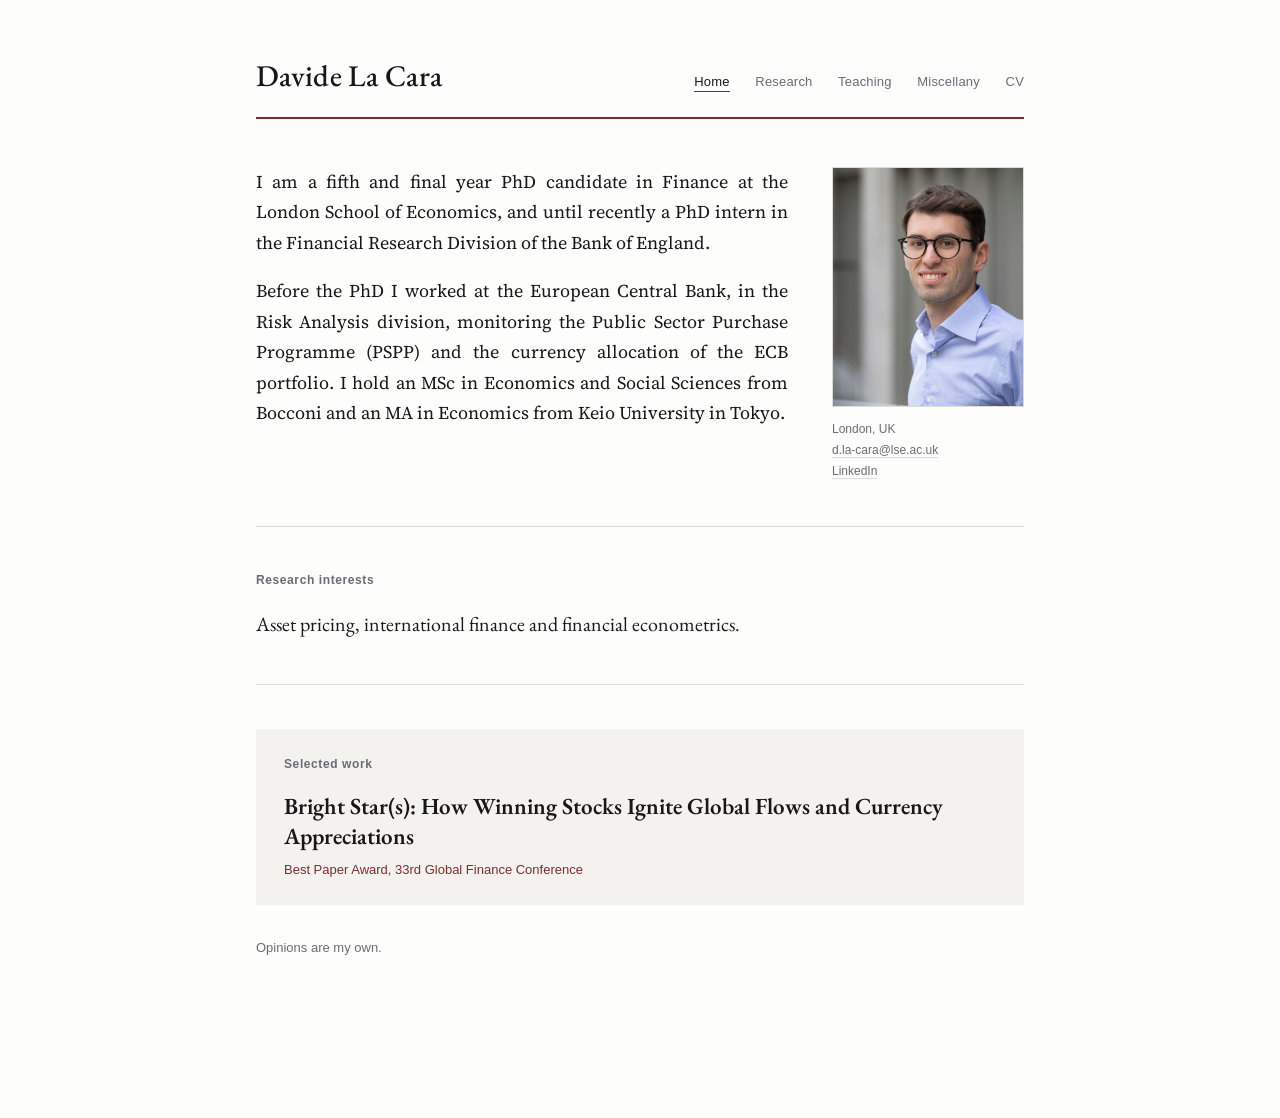
<file: index.html>
<!DOCTYPE html>
<html lang="en">
<head>
<meta charset="utf-8">
<meta name="viewport" content="width=device-width, initial-scale=1">
<title>Davide La Cara — PhD Candidate in Finance, LSE</title>
<meta name="description" content="Davide La Cara is a PhD candidate in Finance at the London School of Economics, working on asset pricing, international finance and financial econometrics.">
<link rel="canonical" href="https://davide-lacara.github.io/">
<meta property="og:type" content="profile">
<meta property="og:title" content="Davide La Cara — PhD Candidate in Finance, LSE">
<meta property="og:description" content="Davide La Cara is a PhD candidate in Finance at the London School of Economics, working on asset pricing, international finance and financial econometrics.">
<meta property="og:url" content="https://davide-lacara.github.io/">
<meta property="og:image" content="https://davide-lacara.github.io/photo.jpg">
<link rel="preconnect" href="https://fonts.googleapis.com">
<link rel="preconnect" href="https://fonts.gstatic.com" crossorigin>
<link href="https://fonts.googleapis.com/css2?family=EB+Garamond:wght@400;500;600&family=Source+Serif+4:opsz,wght@8..60,400;8..60,600&display=swap" rel="stylesheet">
<link rel="stylesheet" href="style.css">
<script type="application/ld+json">
{
  "@context": "https://schema.org",
  "@type": "Person",
  "name": "Davide La Cara",
  "jobTitle": "PhD Candidate in Finance",
  "url": "https://davide-lacara.github.io/",
  "email": "d.la-cara@lse.ac.uk",
  "affiliation": {
    "@type": "CollegeOrUniversity",
    "name": "London School of Economics and Political Science",
    "url": "https://www.lse.ac.uk/finance"
  },
  "alumniOf": [
    {"@type": "CollegeOrUniversity", "name": "Universit\u00e0 Commerciale Luigi Bocconi"},
    {"@type": "CollegeOrUniversity", "name": "Keio University"}
  ],
  "knowsAbout": ["Asset pricing", "International finance", "Financial econometrics",
                 "Foreign exchange", "Cross-border capital flows"],
  "sameAs": [
    "https://www.lse.ac.uk/people/davide-la-cara",
    "https://www.fmg.ac.uk/people/davide-la-cara",
    "https://www.linkedin.com/in/davide-la-cara-aa39041b1/"
  ]
}
</script>
</head>
<body>

<header class="masthead">
  <div class="wrap">
    <div class="masthead-inner">
      <h1 class="wordmark"><a href="/">Davide La Cara</a></h1>
      <nav>
        <ul>
          <li><a href="/" aria-current="page">Home</a></li>
          <li><a href="research.html">Research</a></li>
          <li><a href="teaching.html">Teaching</a></li>
          <li><a href="miscellany.html">Miscellany</a></li>
          <li><a href="cv.pdf" target="_blank" rel="noopener">CV</a></li>
        </ul>
      </nav>
    </div>
  </div>
</header>

<main class="wrap content">

  <div class="lead">
    <div class="lead-text">
      <p>I am a fifth and final year PhD candidate in Finance at the London School
      of Economics, and until recently a PhD intern in the Financial Research
      Division of the Bank of England.</p>

      <p>Before the PhD I worked at the European Central Bank, in the Risk Analysis
      division, monitoring the Public Sector Purchase Programme (PSPP) and the currency
      allocation of the ECB portfolio. I hold an MSc in Economics and Social Sciences
      from Bocconi and an MA in Economics from Keio University in Tokyo.</p>
    </div>

    <figure class="portrait">
      <img src="photo.jpg" alt="Davide La Cara">
      <figcaption>
        London, UK<br>
        <a href="mailto:d.la-cara@lse.ac.uk">d.la-cara@lse.ac.uk</a><br>
        <a href="https://www.linkedin.com/in/davide-la-cara-aa39041b1/">LinkedIn</a>
      </figcaption>
    </figure>
  </div>

  <hr class="divider">

  <section class="interests">
    <h2 class="band">Research interests</h2>
    <p class="interest-line">Asset pricing, international finance and financial econometrics.</p>
  </section>

  <hr class="divider">

  <section class="selected">
    <h2 class="band">Selected work</h2>
    <h3><a href="research.html">Bright Star(s): How Winning Stocks Ignite Global Flows and Currency Appreciations</a></h3>
    <p class="laurel">Best Paper Award, 33rd Global Finance Conference</p>
  </section>
  <p class="page-note" style="margin-top:2rem">Opinions are my own.</p>
</main>

<script data-goatcounter="https://davidemiao.goatcounter.com/count"
        async src="//gc.zgo.at/count.js"></script>

<script>
document.addEventListener('click', function (e) {
  var a = e.target.closest('a[href$="cv.pdf"]');
  if (!a) return;
  if (window.goatcounter && window.goatcounter.count) {
    window.goatcounter.count({path: '/cv.pdf', title: 'CV', event: false});
  }
});
</script>
  
</body>
</html>
</file>
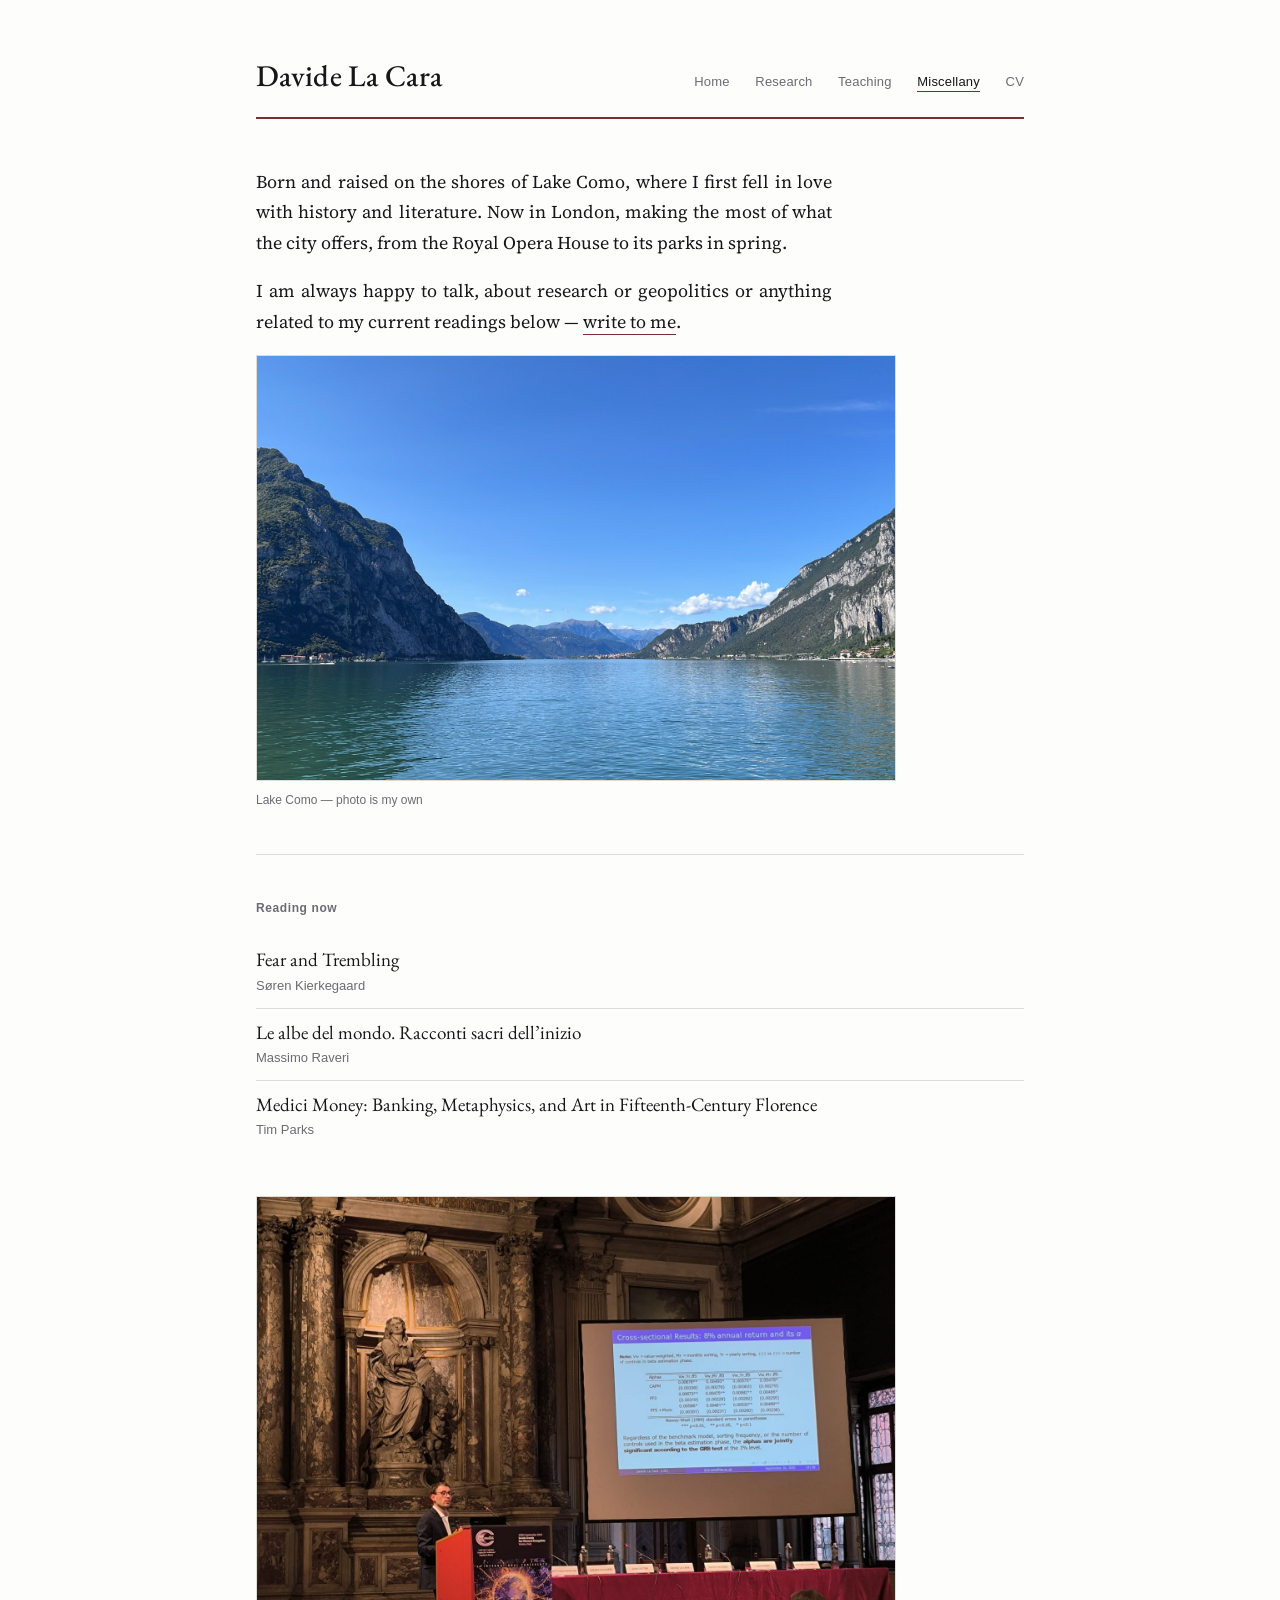
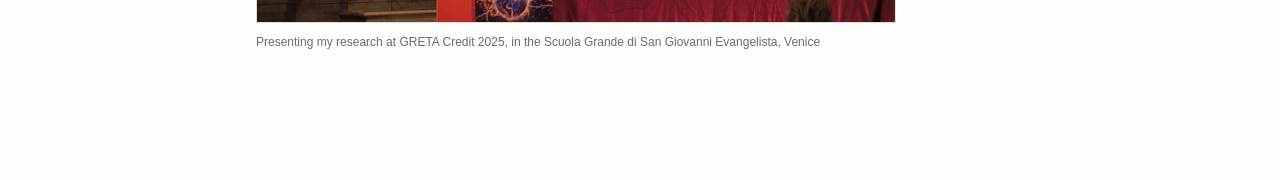
<file: miscellany.html>
<!DOCTYPE html>
<html lang="en">
<head>
<meta charset="utf-8">
<meta name="viewport" content="width=device-width, initial-scale=1">
<title>Miscellany — Davide La Cara</title>
<meta name="description" content="Lake Como, London, and what Davide La Cara is reading.">
<link rel="canonical" href="https://davide-lacara.github.io/miscellany.html">
<meta property="og:type" content="profile">
<meta property="og:title" content="Miscellany — Davide La Cara">
<meta property="og:description" content="Lake Como, London, and what Davide La Cara is reading.">
<meta property="og:url" content="https://davide-lacara.github.io/miscellany.html">
<meta property="og:image" content="https://davide-lacara.github.io/photo.jpg">
<link rel="preconnect" href="https://fonts.googleapis.com">
<link rel="preconnect" href="https://fonts.gstatic.com" crossorigin>
<link href="https://fonts.googleapis.com/css2?family=EB+Garamond:wght@400;500;600&family=Source+Serif+4:opsz,wght@8..60,400;8..60,600&display=swap" rel="stylesheet">
<link rel="stylesheet" href="style.css">
</head>
<body>

<header class="masthead">
  <div class="wrap">
    <div class="masthead-inner">
      <h1 class="wordmark"><a href="/">Davide La Cara</a></h1>
      <nav>
        <ul>
          <li><a href="/">Home</a></li>
          <li><a href="research.html">Research</a></li>
          <li><a href="teaching.html">Teaching</a></li>
          <li><a href="miscellany.html" aria-current="page">Miscellany</a></li>
          <li><a href="cv.pdf" target="_blank" rel="noopener">CV</a></li>
        </ul>
      </nav>
    </div>
  </div>
</header>

<main class="wrap content">

  <p class="note">Born and raised on the shores of Lake Como, where I first fell in
  love with history and literature. Now in London, making the most of what the city
  offers, from the Royal Opera House to its parks in spring.</p>

  <p class="note">I am always happy to talk, about research or geopolitics or anything
  related to my current readings below — <a href="mailto:d.la-cara@lse.ac.uk">write to me</a>.</p>

  <figure class="plate">
    <img src="como.jpg" alt="Lake Como">
    <figcaption>Lake Como — photo is my own</figcaption>
  </figure>

  <hr class="divider">

  <h2 class="band">Reading now</h2>
  <ul class="reading">
    <li><div class="book">Fear and Trembling</div><div class="author">Søren Kierkegaard</div></li>
    <li><div class="book" lang="it">Le albe del mondo. Racconti sacri dell’inizio</div><div class="author">Massimo Raveri</div></li>
    <li><div class="book">Medici Money: Banking, Metaphysics, and Art in Fifteenth-Century Florence</div><div class="author">Tim Parks</div></li>
  </ul>

  <figure class="plate plate-gap">
    <img src="venice.jpg" alt="Davide La Cara presenting at GRETA Credit 2025 in Venice">
    <figcaption>Presenting my research at GRETA Credit 2025, in the Scuola Grande
    di San Giovanni Evangelista, Venice</figcaption>
  </figure>
</main>

<script data-goatcounter="https://davidemiao.goatcounter.com/count"
        async src="//gc.zgo.at/count.js"></script>

<script>
document.addEventListener('click', function (e) {
  var a = e.target.closest('a[href$="cv.pdf"]');
  if (!a) return;
  if (window.goatcounter && window.goatcounter.count) {
    window.goatcounter.count({path: '/cv.pdf', title: 'CV', event: false});
  }
});
</script>
  
</body>
</html>
</file>
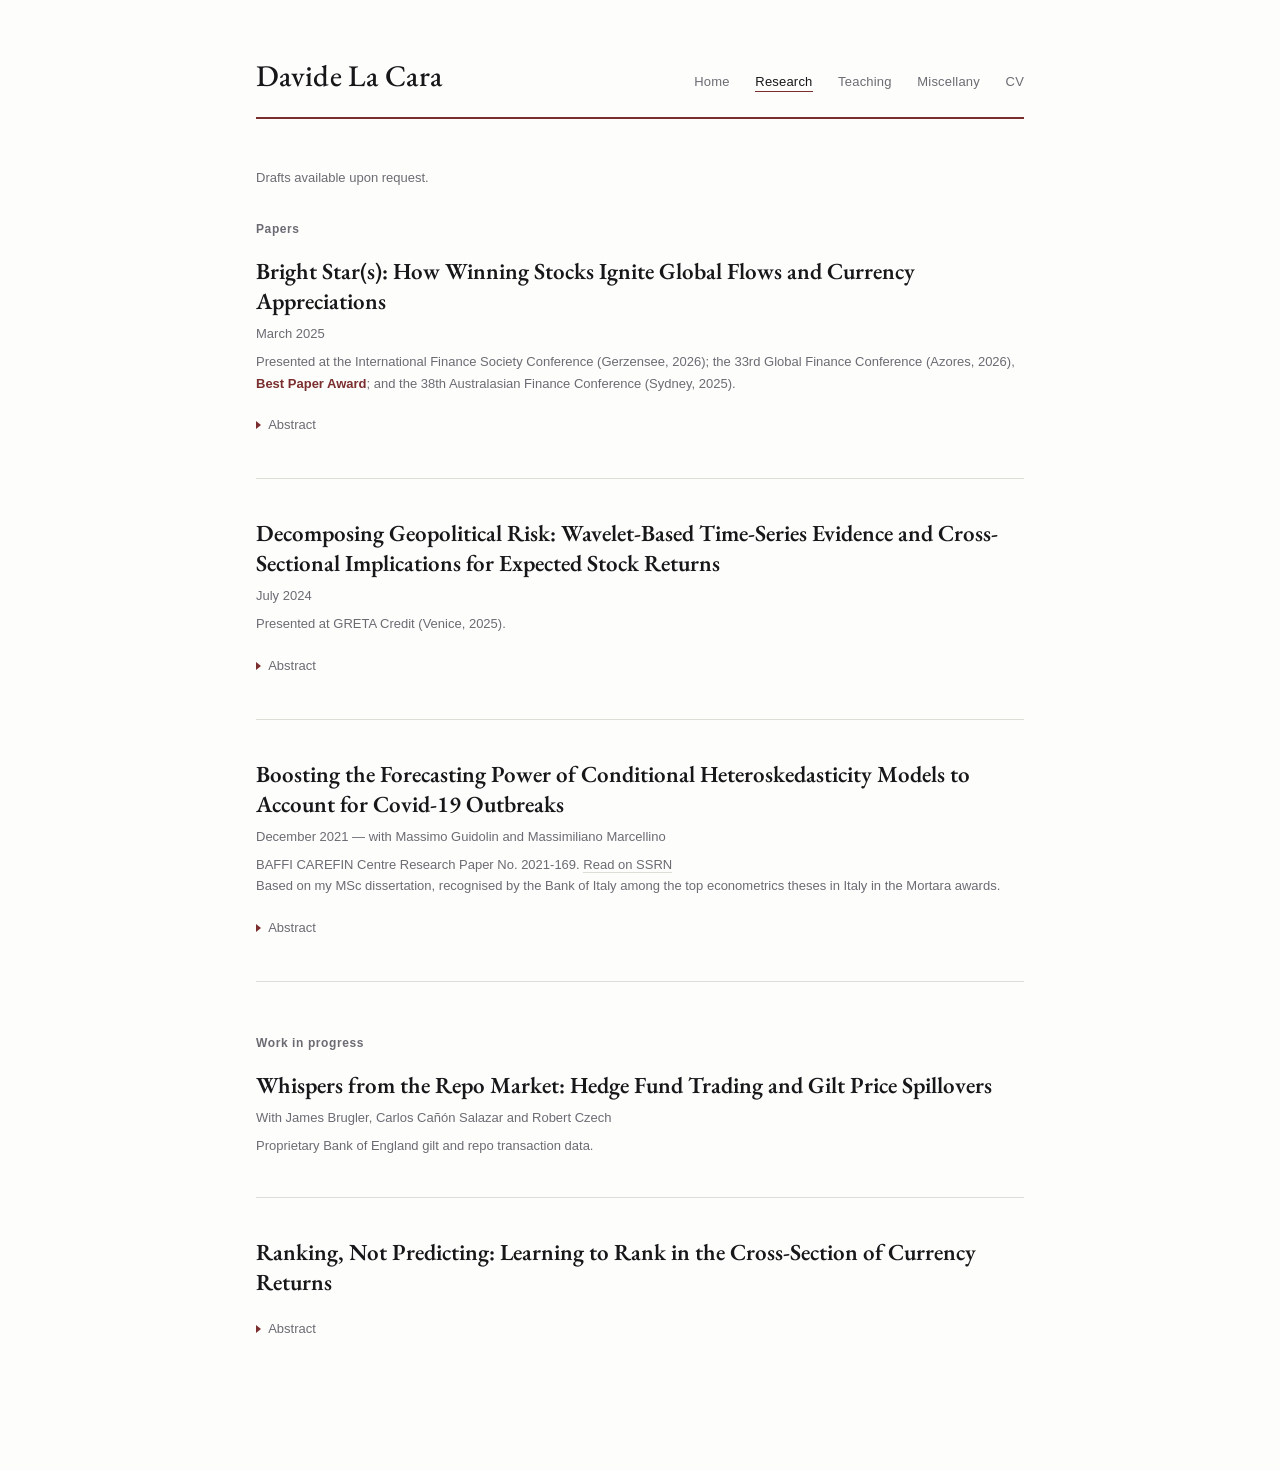
<file: research.html>
<!DOCTYPE html>
<html lang="en">
<head>
<meta charset="utf-8">
<meta name="viewport" content="width=device-width, initial-scale=1">
<title>Research — Davide La Cara</title>
<meta name="description" content="Working papers and work in progress by Davide La Cara on exchange rates, cross-border equity flows, geopolitical risk and volatility forecasting.">
<link rel="canonical" href="https://davide-lacara.github.io/research.html">
<meta property="og:type" content="profile">
<meta property="og:title" content="Research — Davide La Cara">
<meta property="og:description" content="Working papers and work in progress by Davide La Cara on exchange rates, cross-border equity flows, geopolitical risk and volatility forecasting.">
<meta property="og:url" content="https://davide-lacara.github.io/research.html">
<meta property="og:image" content="https://davide-lacara.github.io/photo.jpg">
<link rel="preconnect" href="https://fonts.googleapis.com">
<link rel="preconnect" href="https://fonts.gstatic.com" crossorigin>
<link href="https://fonts.googleapis.com/css2?family=EB+Garamond:wght@400;500;600&family=Source+Serif+4:opsz,wght@8..60,400;8..60,600&display=swap" rel="stylesheet">
<link rel="stylesheet" href="style.css">
</head>
<body>

<header class="masthead">
  <div class="wrap">
    <div class="masthead-inner">
      <h1 class="wordmark"><a href="/">Davide La Cara</a></h1>
      <nav>
        <ul>
          <li><a href="/">Home</a></li>
          <li><a href="research.html" aria-current="page">Research</a></li>
          <li><a href="teaching.html">Teaching</a></li>
          <li><a href="miscellany.html">Miscellany</a></li>
          <li><a href="cv.pdf" target="_blank" rel="noopener">CV</a></li>
        </ul>
      </nav>
    </div>
  </div>
</header>

<main class="wrap content">

  <p class="page-note">Drafts available upon request.</p>

  <h2 class="band">Papers</h2>

  <article class="paper">
    <h3>Bright Star(s): How Winning Stocks Ignite Global Flows and Currency Appreciations</h3>
    <p class="meta">March 2025</p>
    <p class="venues">Presented at the International Finance Society Conference (Gerzensee, 2026);
    the 33rd Global Finance Conference (Azores, 2026), <span class="award">Best Paper Award</span>;
    and the 38th Australasian Finance Conference (Sydney, 2025).</p>
    <details class="abs">
      <summary>Abstract</summary>
      <p class="abstract">This paper establishes a novel link between exchange rates and equity
      markets by introducing a new equity signal that captures the direction of international
      capital flows: the winners’ spread, defined as the cross-country differential in the
      performance of value-weighted winner stocks. I find a strong positive correlation between
      this signal and FX returns, suggesting that investors time international allocations based
      on relative winners’ performance, influencing currency appreciations. This relationship is
      indeed supported by cross-border equity flows, which move in line with the winners’ spread.
      Finally, trading strategies based on this signal generate significant excess returns (up to
      4% annually and robust to transaction costs) unexplained by traditional risk factors, ruling
      out risk-based explanations and boosting a demand pressure hypothesis. These findings provide
      new insights into the equity–FX nexus beyond market-wide differentials.</p>
    </details>
  </article>

  <article class="paper">
    <h3>Decomposing Geopolitical Risk: Wavelet-Based Time-Series Evidence and Cross-Sectional Implications for Expected Stock Returns</h3>
    <p class="meta">July 2024</p>
    <p class="venues">Presented at GRETA Credit (Venice, 2025).</p>
    <details class="abs">
      <summary>Abstract</summary>
      <p class="abstract">The increasing concern surrounding geopolitical risk underscores its
      growing impact on contemporary markets. Leveraging the novel GPR index developed by Caldara
      and Iacoviello (2022), this paper constructs a new tradable factor based on historical betas,
      demonstrating its role as a priced state variable with a sizable monthly premium of 0.69% in
      the US equity market. Notably, this factor is among the few of its kind based on information
      orthogonal to economic indicators and explicitly linked to geopolitics. This cross-sectional
      factor analysis supports the main time-series findings, which are examined using an
      event-driven IV and a novel application of wavelet decomposition. While the former addresses
      inference concerns, the latter offers a dynamic lens into the frequency-domain behavior of
      geopolitical risk. It reveals that its effect on equity indices, such as NASDAQ, is negative
      and transitory. A behavioral interpretation grounded in recency, salience, and availability
      biases is also provided.</p>
    </details>
  </article>

  <article class="paper">
    <h3>Boosting the Forecasting Power of Conditional Heteroskedasticity Models to Account for Covid-19 Outbreaks</h3>
    <p class="meta">December 2021 — with Massimo Guidolin and Massimiliano Marcellino</p>
    <p class="venues">BAFFI CAREFIN Centre Research Paper No. 2021-169.
    <a href="https://papers.ssrn.com/sol3/papers.cfm?abstract_id=3992584">Read on SSRN</a></p>
    <p class="venues">Based on my MSc dissertation, recognised by the Bank of Italy among the top
    econometrics theses in Italy in the Mortara awards.</p>
    <details class="abs">
      <summary>Abstract</summary>
      <p class="abstract">With reference to S&amp;P 500 daily returns, we report evidence of an
      in-sample predictive accuracy breakdown for realized variance by GARCH models in
      correspondence to the March 2020 Covid-19 outbreak. However, a variety of macroeconomic risk,
      political and social media sentiment uncertainty factors, and crucially a few variables
      capturing the evolution of the Covid-19 pandemics, successfully predict the direction and size
      of GARCH forecast errors between November 2019 and June 2020. Predictors related to diagnosed
      cases, their rate of growth, and the progression of the curve of deceased, infected people in
      the United States are featured prominently. We test a number of “augmented” GARCH models to
      include the most precisely estimated exogenous variables and find that they offer precise
      forecasts in samples that include the Covid-19 outbreak. In genuine out-of-sample tests,
      augmenting GARCH with Covid-19 related exogenous variables increases the percentage of days in
      which the direction of change in realized variance is correctly predicted.</p>
    </details>
  </article>

  <h2 class="band band-gap">Work in progress</h2>

  <article class="paper">
    <h3>Whispers from the Repo Market: Hedge Fund Trading and Gilt Price Spillovers</h3>
    <p class="meta">With James Brugler, Carlos Cañón Salazar and Robert Czech</p>
    <p class="venues">Proprietary Bank of England gilt and repo transaction data.</p>
  </article>

  <article class="paper">
    <h3>Ranking, Not Predicting: Learning to Rank in the Cross-Section of Currency Returns</h3>
    <details class="abs">
      <summary>Abstract</summary>
      <p class="abstract">For cross-sectional currency strategies, what matters is not the level of
      returns but their ordering. We adapt a pairwise learning-to-rank loss to currency markets,
      training a linear, interpretable score only on the extreme pairs a long-short portfolio
      actually trades. For nine developed currencies against the US dollar, the model ranks
      currencies better than elastic net, OLS and neural-network regressions on the same
      fundamentals, and earns an out-of-sample Sharpe ratio of up to 0.8 (about 0.6 net of
      transaction costs), with an alpha of about 5% a year relative to standard factors. The
      coefficients shed light on the sources of the cross-sectional spread: real exchange rates,
      long-term yield differentials and short-term reversal, conditional on global uncertainty,
      largely distinct from the drivers of the dollar itself.</p>
    </details>
  </article>
</main>

<script data-goatcounter="https://davidemiao.goatcounter.com/count"
        async src="//gc.zgo.at/count.js"></script>

<script>
document.addEventListener('click', function (e) {
  var a = e.target.closest('a[href$="cv.pdf"]');
  if (!a) return;
  if (window.goatcounter && window.goatcounter.count) {
    window.goatcounter.count({path: '/cv.pdf', title: 'CV', event: false});
  }
});
</script>
  
</body>
</html>
</file>
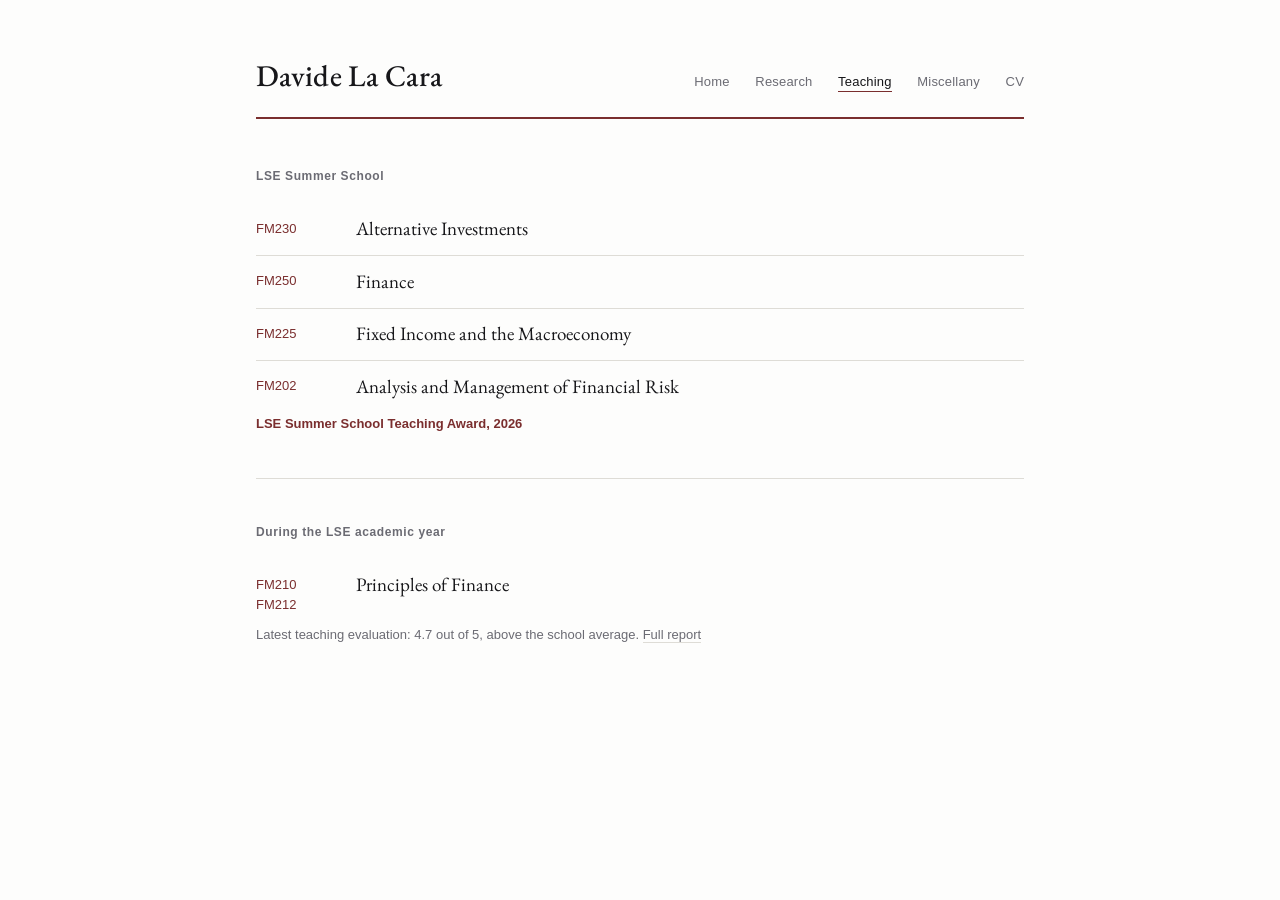
<file: teaching.html>
<!DOCTYPE html>
<html lang="en">
<head>
<meta charset="utf-8">
<meta name="viewport" content="width=device-width, initial-scale=1">
<title>Teaching — Davide La Cara</title>
<meta name="description" content="Courses taught by Davide La Cara at the London School of Economics.">
<link rel="canonical" href="https://davide-lacara.github.io/teaching.html">
<meta property="og:type" content="profile">
<meta property="og:title" content="Teaching — Davide La Cara">
<meta property="og:description" content="Courses taught by Davide La Cara at the London School of Economics.">
<meta property="og:url" content="https://davide-lacara.github.io/teaching.html">
<meta property="og:image" content="https://davide-lacara.github.io/photo.jpg">
<link rel="preconnect" href="https://fonts.googleapis.com">
<link rel="preconnect" href="https://fonts.gstatic.com" crossorigin>
<link href="https://fonts.googleapis.com/css2?family=EB+Garamond:wght@400;500;600&family=Source+Serif+4:opsz,wght@8..60,400;8..60,600&display=swap" rel="stylesheet">
<link rel="stylesheet" href="style.css">
</head>
<body>

<header class="masthead">
  <div class="wrap">
    <div class="masthead-inner">
      <h1 class="wordmark"><a href="/">Davide La Cara</a></h1>
      <nav>
        <ul>
          <li><a href="/">Home</a></li>
          <li><a href="research.html">Research</a></li>
          <li><a href="teaching.html" aria-current="page">Teaching</a></li>
          <li><a href="miscellany.html">Miscellany</a></li>
          <li><a href="cv.pdf" target="_blank" rel="noopener">CV</a></li>
        </ul>
      </nav>
    </div>
  </div>
</header>

<main class="wrap content">

  <h2 class="band">LSE Summer School</h2>
  <div class="courses">
    <div><div class="code">FM230</div><div class="title">Alternative Investments</div></div>
    <div><div class="code">FM250</div><div class="title">Finance</div></div>
    <div><div class="code">FM225</div><div class="title">Fixed Income and the Macroeconomy</div></div>
    <div><div class="code">FM202</div><div class="title">Analysis and Management of Financial Risk</div></div>
  </div>

  <p class="page-note eval"><span class="award">LSE Summer School Teaching Award, 2026</span></p>

  <hr class="divider">

  <h2 class="band">During the LSE academic year</h2>
  <div class="courses">
    <div><div class="code">FM210<br>FM212</div><div class="title">Principles of Finance</div></div>
  </div>

  <p class="page-note eval">Latest teaching evaluation: 4.7 out of 5, above the school average.
  <a href="teaching-evaluation.pdf">Full report</a></p>
</main>

<script data-goatcounter="https://davidemiao.goatcounter.com/count"
        async src="//gc.zgo.at/count.js"></script>

<script>
document.addEventListener('click', function (e) {
  var a = e.target.closest('a[href$="cv.pdf"]');
  if (!a) return;
  if (window.goatcounter && window.goatcounter.count) {
    window.goatcounter.count({path: '/cv.pdf', title: 'CV', event: false});
  }
});
</script>
  
</body>
</html>
</file>
<file: style.css>
/* ============================================================
   Davide La Cara — personal site
   ============================================================ */

:root {
  --paper:   #fdfdfc;
  --tint:    #f3f2ee;
  --ink:     #17171a;
  --muted:   #6b6b73;
  --rule:    #dedcd6;
  --accent:  #7a2e2e;

  --display: "EB Garamond", Georgia, serif;
  --body:    "Source Serif 4", Georgia, serif;
  --sans:    ui-sans-serif, -apple-system, "Segoe UI", Helvetica, Arial, sans-serif;
}

*, *::before, *::after { box-sizing: border-box; }
html { -webkit-text-size-adjust: 100%; }

body {
  margin: 0;
  background: var(--paper);
  color: var(--ink);
  font-family: var(--body);
  font-size: 1.0625rem;
  line-height: 1.62;
}

/* Horizontal padding only — never the shorthand, or it wipes out
   the vertical padding set on the elements that use this class. */
.wrap {
  max-width: 52rem;
  margin: 0 auto;
  padding-left: 2rem;
  padding-right: 2rem;
}

/* ---------- masthead --------------------------------------- */

.masthead { padding-top: 3.25rem; }

.masthead-inner {
  display: flex;
  align-items: baseline;
  justify-content: space-between;
  gap: 1.5rem 2.5rem;
  flex-wrap: wrap;
  padding-bottom: 1rem;
  border-bottom: 2px solid var(--accent);
}

.wordmark {
  font-family: var(--display);
  font-size: 1.875rem;
  font-weight: 500;
  letter-spacing: 0.01em;
  margin: 0;
}

.wordmark a { color: inherit; text-decoration: none; border: 0; }

.masthead nav ul {
  display: flex;
  gap: 1.6rem;
  list-style: none;
  margin: 0;
  padding: 0;
}

.masthead nav a {
  font-family: var(--sans);
  font-size: 0.8125rem;
  letter-spacing: 0.015em;
  color: var(--muted);
  text-decoration: none;
  border: 0;
  padding-bottom: 2px;
}

.masthead nav a:hover { color: var(--ink); }
.masthead nav a[aria-current="page"] { color: var(--ink); border-bottom: 1px solid var(--accent); }

/* ---------- generic ---------------------------------------- */

.content { padding-top: 3rem; padding-bottom: 8rem; }

p { margin: 0 0 1.1rem; }

a { color: var(--ink); text-decoration: none; border-bottom: 1px solid var(--accent); }
a:hover { color: var(--accent); }

:focus-visible { outline: 2px solid var(--accent); outline-offset: 3px; }

.band {
  font-family: var(--sans);
  font-size: 0.75rem;
  font-weight: 600;
  letter-spacing: 0.05em;
  color: var(--muted);
  margin: 0 0 1.1rem;
}

.divider { height: 1px; background: var(--rule); border: 0; margin: 2.75rem 0; }

.band-gap { margin-top: 3.25rem; }

.eval { margin-top: 1.5rem; margin-bottom: 0; }

.page-note {
  font-family: var(--sans);
  font-size: 0.8125rem;
  color: var(--muted);
  margin: 0 0 2rem;
}

.page-note a { color: var(--muted); border-bottom-color: var(--rule); }
.page-note a:hover { color: var(--accent); border-bottom-color: var(--accent); }

/* ---------- home ------------------------------------------- */

.lead {
  display: grid;
  grid-template-columns: minmax(0, 1fr) 12rem;
  gap: 2.75rem;
  align-items: start;
}

.lead-text p {
  font-size: 1.125rem;
  line-height: 1.7;
  text-align: justify;
  -webkit-hyphens: auto;
  hyphens: auto;
}
.lead-text p:last-child { margin-bottom: 0; }

.portrait { margin: 0; }

.portrait img {
  display: block;
  width: 100%;
  aspect-ratio: 4 / 5;
  object-fit: cover;
  background: var(--tint);
  border: 1px solid var(--rule);
}

.portrait figcaption {
  font-family: var(--sans);
  font-size: 0.75rem;
  line-height: 1.75;
  color: var(--muted);
  margin-top: 0.75rem;
}

.portrait figcaption a { color: var(--muted); border-bottom-color: var(--rule); }
.portrait figcaption a:hover { color: var(--accent); border-bottom-color: var(--accent); }

.interest-line {
  font-family: var(--display);
  font-size: 1.25rem;
  margin: 0;
}

.selected { background: var(--tint); padding: 1.6rem 1.75rem; }

.selected h3 {
  font-family: var(--display);
  font-size: 1.4375rem;
  font-weight: 600;
  line-height: 1.3;
  margin: 0 0 0.45rem;
}

.selected h3 a { border: 0; }
.selected h3 a:hover { color: var(--accent); }
.selected p { margin: 0; }

.laurel { font-family: var(--sans); font-size: 0.8125rem; color: var(--accent); }

/* ---------- research --------------------------------------- */

.paper { padding-bottom: 2.5rem; margin-bottom: 2.5rem; border-bottom: 1px solid var(--rule); }
.paper:last-child { padding-bottom: 0; margin-bottom: 0; border-bottom: 0; }

.paper h3 {
  font-family: var(--display);
  font-size: 1.4375rem;
  font-weight: 600;
  line-height: 1.3;
  margin: 0 0 0.4rem;
}

.meta { font-family: var(--sans); font-size: 0.8125rem; color: var(--muted); margin: 0 0 0.45rem; }

.abstract {
  margin: 0;
  text-align: justify;
  -webkit-hyphens: auto;
  hyphens: auto;
}

.venues {
  font-family: var(--sans);
  font-size: 0.8125rem;
  line-height: 1.65;
  color: var(--muted);
  margin: 0;
}

.venues a { color: var(--muted); border-bottom-color: var(--rule); }
.venues a:hover { color: var(--accent); border-bottom-color: var(--accent); }

.award { color: var(--accent); font-weight: 600; }

/* collapsible abstract — native <details>, no JavaScript */
.abs { margin-top: 1rem; }

.abs summary {
  font-family: var(--sans);
  font-size: 0.8125rem;
  color: var(--muted);
  cursor: pointer;
  list-style: none;
  display: inline-flex;
  align-items: center;
  gap: 0.45rem;
  padding: 0.15rem 0;
}

.abs summary::-webkit-details-marker { display: none; }

.abs summary::before {
  content: "";
  width: 0;
  height: 0;
  border-left: 5px solid var(--accent);
  border-top: 4px solid transparent;
  border-bottom: 4px solid transparent;
  transition: transform 0.15s ease;
}

.abs[open] summary::before { transform: rotate(90deg); }
.abs summary:hover { color: var(--ink); }
.abs .abstract { margin-top: 0.85rem; }

/* ---------- teaching --------------------------------------- */

.courses { margin: 0; }

.courses > div {
  display: grid;
  grid-template-columns: 5rem minmax(0, 1fr);
  gap: 1.25rem;
  padding: 0.65rem 0;
  border-bottom: 1px solid var(--rule);
}

.courses > div:last-child { border-bottom: 0; }

.code { font-family: var(--sans); font-size: 0.8125rem; line-height: 1.5; color: var(--accent); padding-top: 0.3rem; }
.title { font-family: var(--display); font-size: 1.1875rem; }

/* ---------- personal --------------------------------------- */

.note {
  max-width: 36rem;
  font-size: 1.125rem;
  line-height: 1.7;
  text-align: justify;
  -webkit-hyphens: auto;
  hyphens: auto;
}

.plate { margin: 0; max-width: 40rem; }

.plate-gap { margin-top: 2.75rem; }

.plate img {
  display: block;
  width: 100%;
  aspect-ratio: 3 / 2;
  object-fit: cover;
  background: var(--tint);
  border: 1px solid var(--rule);
}

.plate figcaption {
  font-family: var(--sans);
  font-size: 0.75rem;
  color: var(--muted);
  margin-top: 0.6rem;
}

.reading { margin: 0; padding: 0; list-style: none; }
.reading li { padding: 0.75rem 0; border-bottom: 1px solid var(--rule); }
.reading li:last-child { border-bottom: 0; }
.reading .book { font-family: var(--display); font-size: 1.1875rem; line-height: 1.3; }
.reading .author { font-family: var(--sans); font-size: 0.8125rem; color: var(--muted); margin-top: 0.1rem; }

/* ---------- responsive ------------------------------------- */

@media (max-width: 44rem) {
  .wrap { padding-left: 1.25rem; padding-right: 1.25rem; }
  .masthead { padding-top: 2rem; }
  .masthead-inner { gap: 0.85rem; padding-bottom: 0.8rem; }
  .wordmark { font-size: 1.625rem; }
  .masthead nav ul { gap: 1.1rem; flex-wrap: wrap; }

  .content { padding-top: 2rem; padding-bottom: 6rem; }
  .divider { margin: 2rem 0; }

  .lead { grid-template-columns: 1fr; gap: 1.5rem; }
  .portrait { order: -1; max-width: 10rem; }
  .lead-text p, .note { font-size: 1.0625rem; }

  .interest-line { font-size: 1.1875rem; }

  .selected { padding: 1.25rem 1.15rem; }
  .courses > div { display: block; padding: 0.8rem 0; }
  .code { padding-top: 0; margin-bottom: 0.15rem; }
  .title { font-size: 1.125rem; }
}

@media (prefers-reduced-motion: reduce) {
  * { transition: none !important; animation: none !important; }
}
</file>
